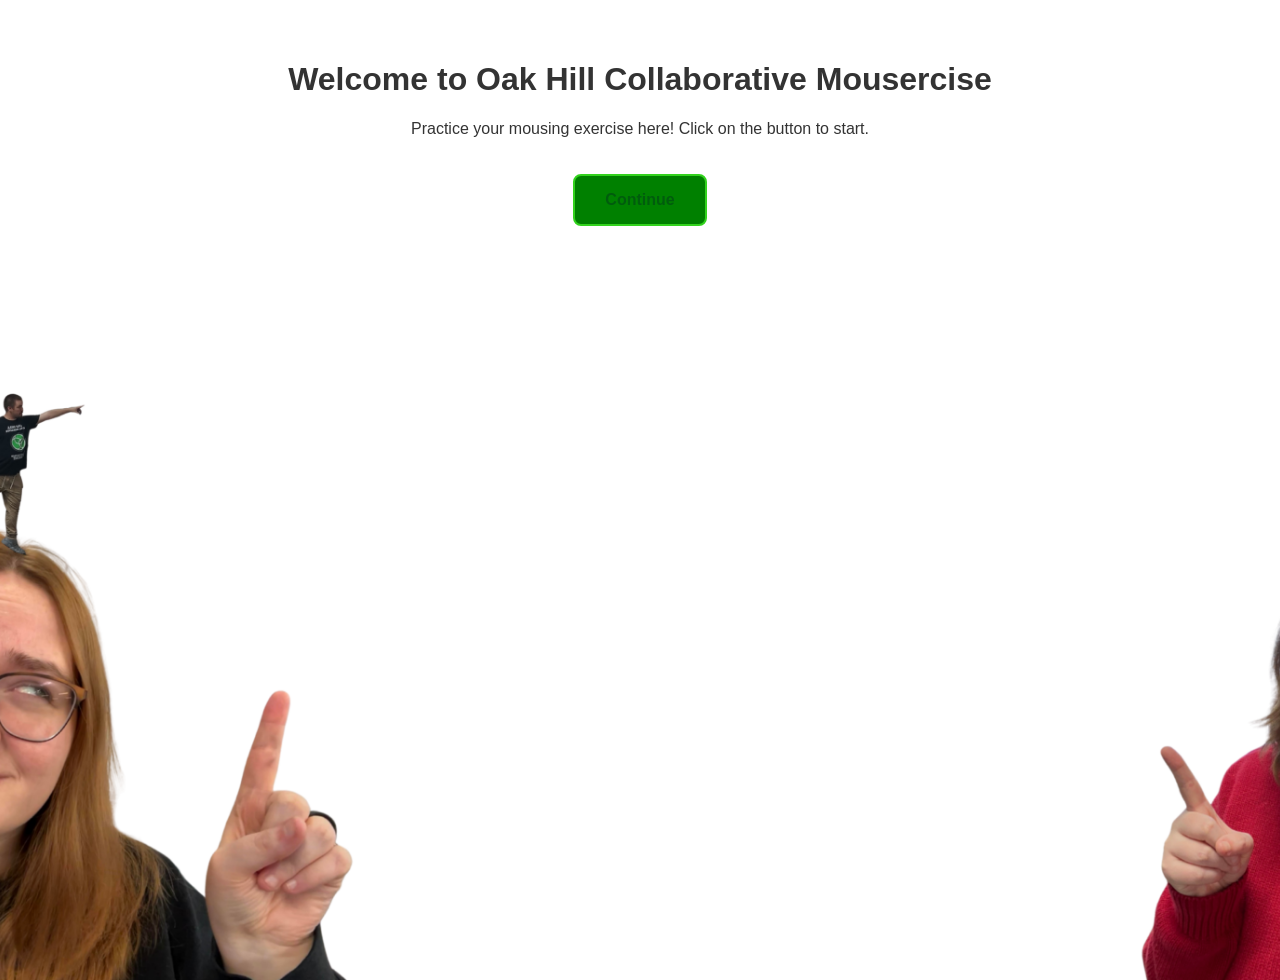
<file: index.html>
<!DOCTYPE html>
<html lang="en">
<head>
    <meta charset="UTF-8">
    <title>OHC Mousercise</title>
    <link rel="stylesheet" href="style.css">
</head>
<body class="home-page">
        <h1>Welcome to Oak Hill Collaborative Mousercise</h1>
    <p>Practice your mousing exercise here! Click on the button to start.</p>
    <a href="premouse.html" class="nav-button">Continue</a>
</body>
</html>
</file>
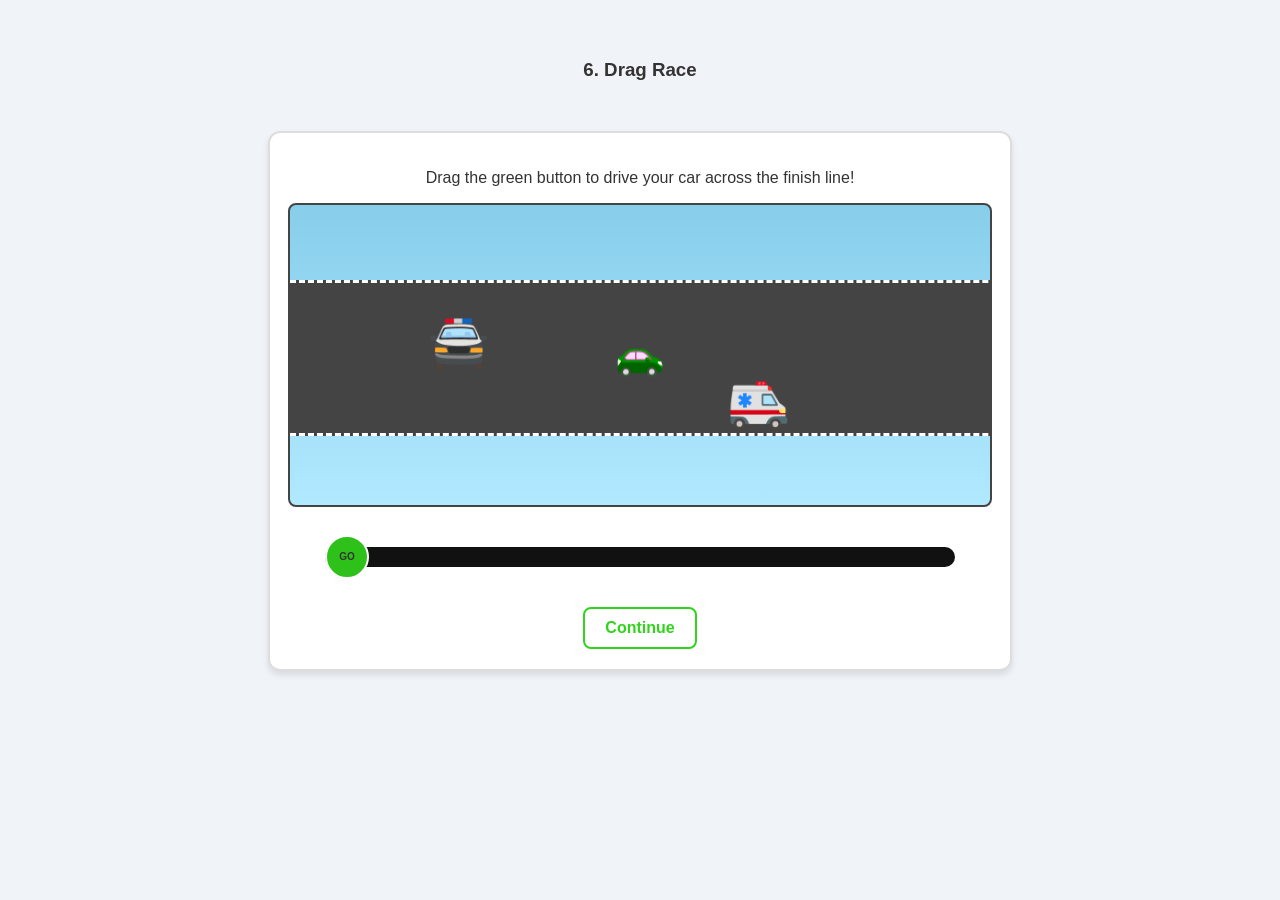
<file: carscroll.html>
<!DOCTYPE html>
<html lang="en">
<head>
    <meta charset="UTF-8">
    <title>OHC Mousercise: Drag Race</title>

</head>
<body>

    <h3>6. Drag Race</h3>

   <div class="exercise-grid">
        
        <div class="card">
            <p>Drag the green button to drive your car across the finish line!</p>
            
            <div class="game-viewport">
                <div id="road">
                    <div class="car-npc" style="right: 1000px; top: 1px;">🏎️</div>
                    <div class="car-npc" style="right: 2500px; top: 90px;">🚑</div>
                    <div class="car-npc" style="right: 2800px; top: 30px;">🚔</div>
                    <div class="car-npc" style="right: 1500px; top: 80px;">🏎️</div>
                    <div class="finish-line"></div>
                </div>
                <div class="car">‍🚗</div>
            </div>

            <div class="track" id="track">
                <div id="handle">GO</div>
            </div>

            <a href="rotate.html" class="nav-button">Continue</a>
        </div>

    </div>



    <style>
        body {
            font-family: sans-serif;
            background-color: #f0f4f8;
            color: #333;
            text-align: center;
            padding: 40px;
            margin: 0;
        }

        
        .exercise-grid {
            display: flex;
            justify-content: center;
            gap: 20px;
            flex-wrap: wrap;
            margin-top: 30px;
        }
        .card {
            background: white;
            border: 2px solid #ddd;
            border-radius: 12px;
            padding: 20px;   
            width: 700px; 
            margin: 20px 0;
            box-shadow: 0 4px 6px rgba(0,0,0,0.1);
            display: flex;
            flex-direction: column;
            align-items: center;
        }
        .nav-button {
            display: inline-block;
            color: hsl(113, 76%, 47%);
            font-weight: bold;
            padding: 10px 20px;
            text-decoration: none;
            transition: all 0.2s ease-in-out;
            border: 2px solid hsl(113, 76%, 47%);
            border-radius: 8px;
            margin-top: 20px;
            background: white;
        }

        /* CAR EXERCISE ADJUSTMENTS */
        .game-viewport {
            position: relative;
            width: 100%;
            height: 300px;
            background: linear-gradient(#87ceeb, #b1e9ff);
            overflow: hidden;
            border-radius: 8px;
            border: 2px solid #444;
        }

        #road {
            position: absolute;
            height: 150px;
            width: 3000px; 
            background: #444;
            border-top: 3px dashed white;
            border-bottom: 3px dashed white;
            top: 50%;
            margin-top: -75px;
            display: flex;
            align-items: center;
            justify-content: flex-end;
            will-change: transform;
        }

        .car {
            position: absolute;
            left: 50%;
            top: 50%;
            font-size: 40px; 
            transform: translate(-50%, -50%) scaleX(-1);
            z-index: 10;
            filter: hue-rotate(100deg) brightness(1.1) saturate(1.3);
    
        }

        .car-npc {
        position: absolute;
        font-size: 50px;
        transform: scaleX(-1); 
        pointer-events: none; 
}

        .finish-line {
            width: 60px;
            height: 100%;
            background: repeating-conic-gradient(#fff 0 25%, #000 0 50%) 0 0/10px 10px;
        }

        .track {
            width: 90%;
            height: 20px;
            background: #111;
            border-radius: 10px;
            position: relative;
            margin-top: 40px; 
            margin-bottom: 20px;
        }

        #handle {
            width: 40px;
            height: 40px;
            background: hsl(113, 76%, 43%);
            border: 2px solid #fff;
            border-radius: 50%;
            position: absolute;
            top: -12px;
            left: 0;
            cursor: grab;
            display: flex;
            align-items: center;
            justify-content: center;
            font-weight: bold;
            font-size: 10px;
            user-select: none;
        }

        #progress-text { font-size: 14px; font-weight: bold; margin-top: 15px; }
    </style>


   <script>
    const handle = document.getElementById('handle');
    const track = document.getElementById('track');
    const road = document.getElementById('road');
    const progressText = document.getElementById('progress-text');

    let isDragging = false;
    let isFinished = false; 

    const moveRoad = (clientX) => {
        if (isFinished) return;

        const trackRect = track.getBoundingClientRect();
        const maxX = trackRect.width - handle.offsetWidth;
        
        let x = clientX - trackRect.left - (handle.offsetWidth / 2);
        if (x < 0) x = 0;
        if (x > maxX) x = maxX;

        handle.style.left = x + 'px';
        const percent = x / maxX;

        const roadWidth = road.offsetWidth;
        const viewportCenter = trackRect.width / 2; 
        
        const totalTravel = roadWidth - viewportCenter;
        const currentTranslate = -(percent * totalTravel);
        
        road.style.transform = `translateX(${currentTranslate}px)`;

        const displayPercent = Math.floor(percent * 100);
        
        if (displayPercent >= 99) {
            isFinished = true; 
            isDragging = false; 
            handle.style.cursor = "default"; 
            handle.style.left = maxX + 'px'; 
            
            progressText.innerText = "FINISH! 🏁";
            progressText.style.color = "green";
        } else {
            progressText.innerText = `DISTANCE: ${displayPercent}%`;
            progressText.style.color = "#333";
        }
    };

    handle.addEventListener('mousedown', () => {
        if (!isFinished) isDragging = true;
    });

    window.addEventListener('mouseup', () => isDragging = false);
    
    window.addEventListener('mousemove', (e) => {
        if (isDragging) moveRoad(e.clientX);
    });

    window.onload = () => {
        road.style.transform = `translateX(0px)`;
    };
</script>
</body>
</html>
</file>
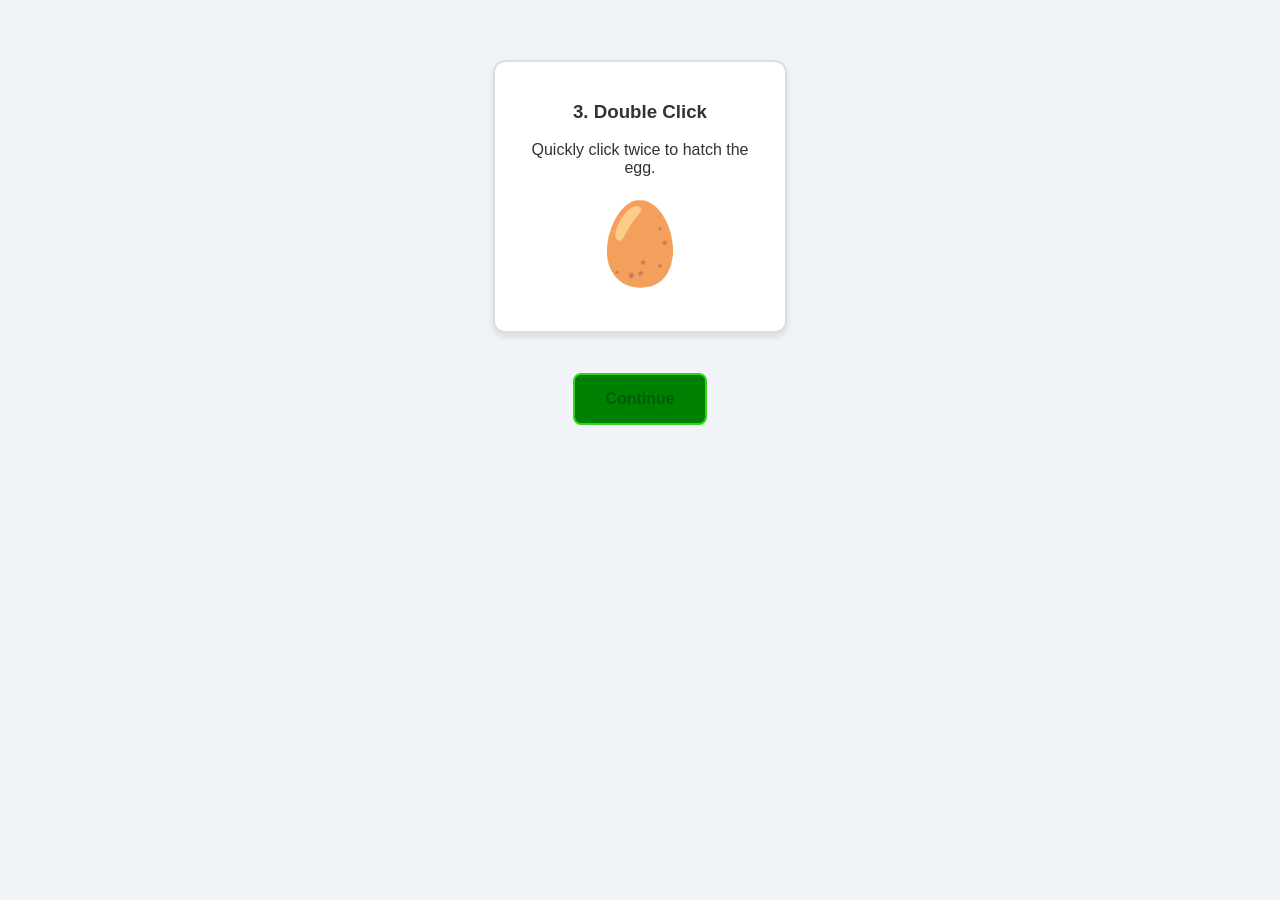
<file: dclick.html>
<!DOCTYPE html>
<html lang="en">
<head>
    <meta charset="UTF-8">
    <title>OHC Mousercise: Double Click</title>
    <link rel="stylesheet" href="style.css">
</head>
<body>
    <div class="card">
        <h3>3. Double Click</h3>
        <p>Quickly click twice to hatch the egg.</p>
        <div id="egg" ondblclick="hatch()">🥚</div>
    </div>
    <script src="script.js"></script>
</body>

        <a href="scatter.html" class="nav-button">Continue</a>

    <script src="script.js"></script>
</body>
</html>
</file>
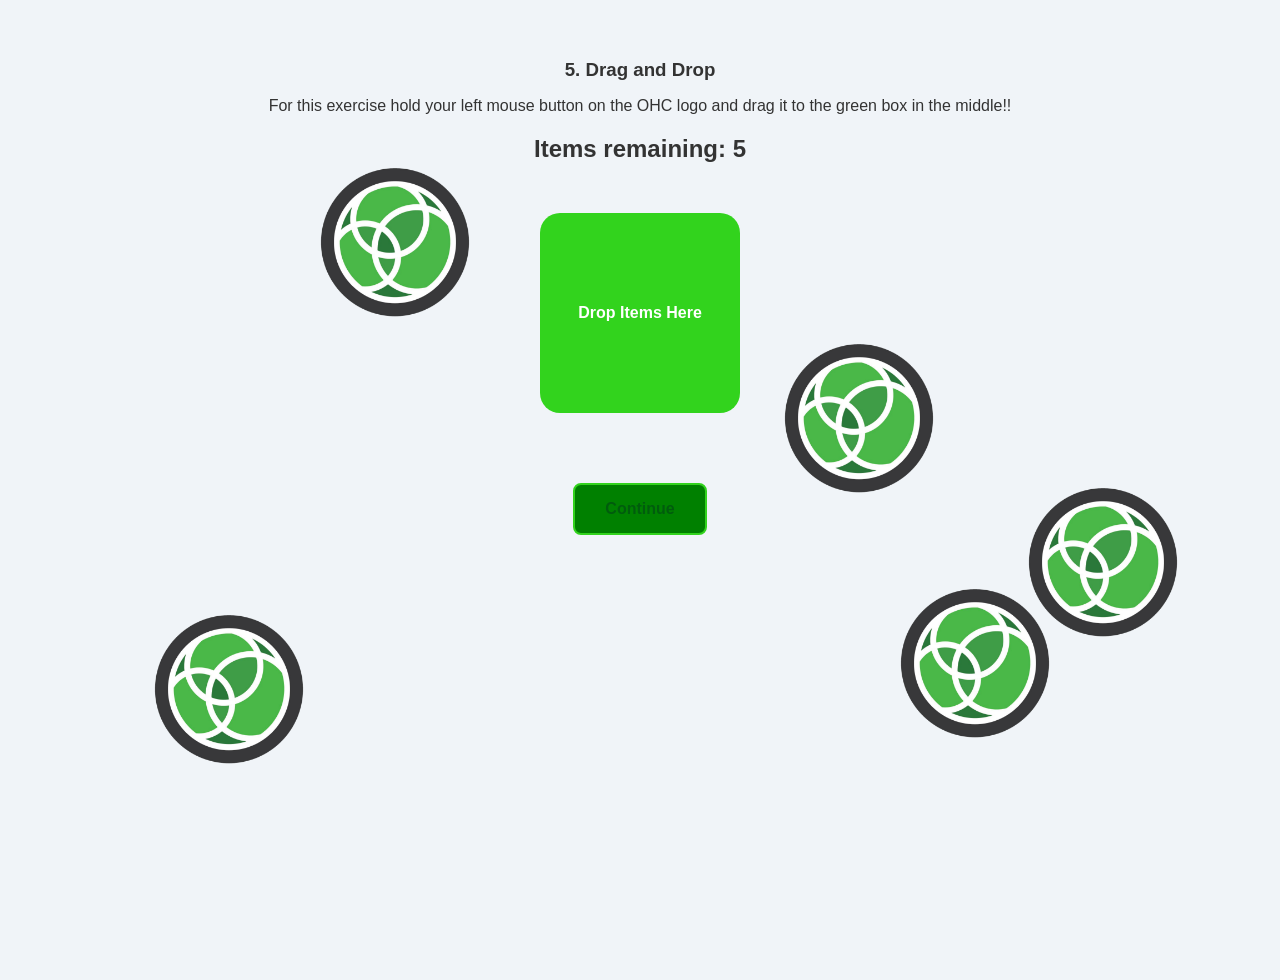
<file: drag.html>
<!DOCTYPE html>
<html lang="en">
<head>
    <meta charset="UTF-8">
    <title>OHC Mousercise: Drag and Drop</title>
    <link rel="stylesheet" href="style.css">
</head>
<body class="drag-page">
    <div class="exercise-info">
        <h3>5. Drag and Drop</h3>
        <p>For this exercise hold your left mouse button on the OHC logo and drag it to the green box in the middle!!</p>
        <h2 id="items-left">Items remaining: 5</h2>
    </div>

    <div id="drop-zone">Drop Items Here</div>

    <div class="clutter-item" draggable="true" id="item1" style="top: 17%; left: 25%;"><img src ='JUST LOGO.png' class="custom-emoji"></div>
    <div class="clutter-item" draggable="true" id="item2" style="top: 35%; right: 27%;"><img src ='JUST LOGO.png' class="custom-emoji"></div>
    <div class="clutter-item" draggable="true" id="item3" style="bottom: 22%; left: 12%;"><img src ='JUST LOGO.png' class="custom-emoji"></div>
    <div class="clutter-item" draggable="true" id="item4" style="bottom: 35%; right: 8%;"><img src ='JUST LOGO.png' class="custom-emoji"></div>
        <div class="clutter-item" draggable="true" id="item5" style="top: 60%; right: 18%;"><img src ='JUST LOGO.png' class="custom-emoji"></div>

    <a href="carscroll.html" class="nav-button">Continue</a>


    <script src="script.js"></script>
</body>
</html>
</file>
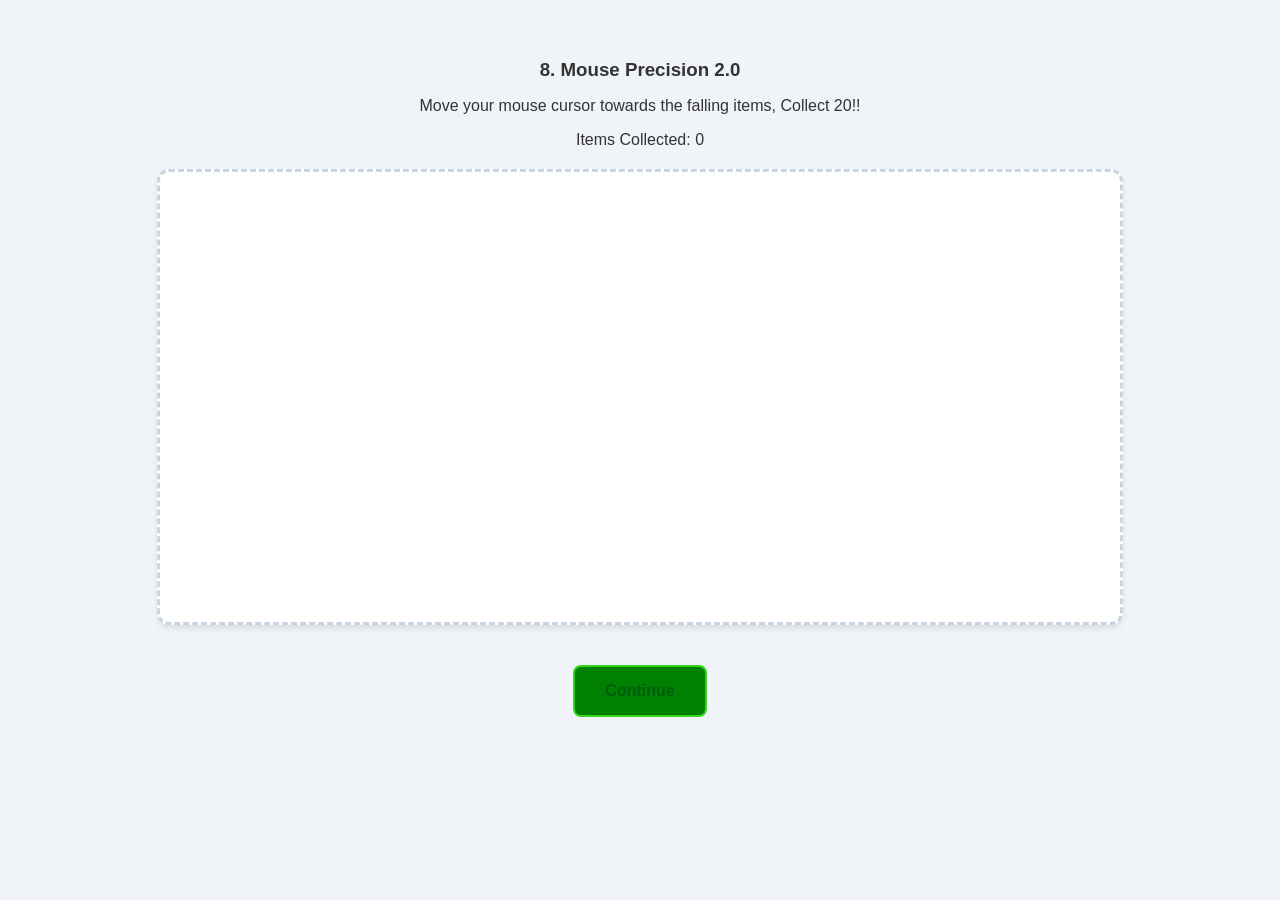
<file: falling.html>
<!DOCTYPE html>
<html lang="en">
<head>
    <meta charset="UTF-8">
    <title>OHC Mousercise: Mouse Precision 2.0</title>
    <link rel="stylesheet" href="style.css">
</head>
<body>

    <div class="exercise-info">
        <h3>8. Mouse Precision 2.0</h3>
        <p>Move your mouse cursor towards the falling items, Collect 20!!</p>
        <p id="stats-display">Items Collected: 0</p>
    </div>

    <div id="game-box"></div>

    <div class="navigation">
        <a href="practical1.html" class="nav-button">Continue</a>
    </div>

    <script src="script.js"></script>
</body>
</html>
</file>
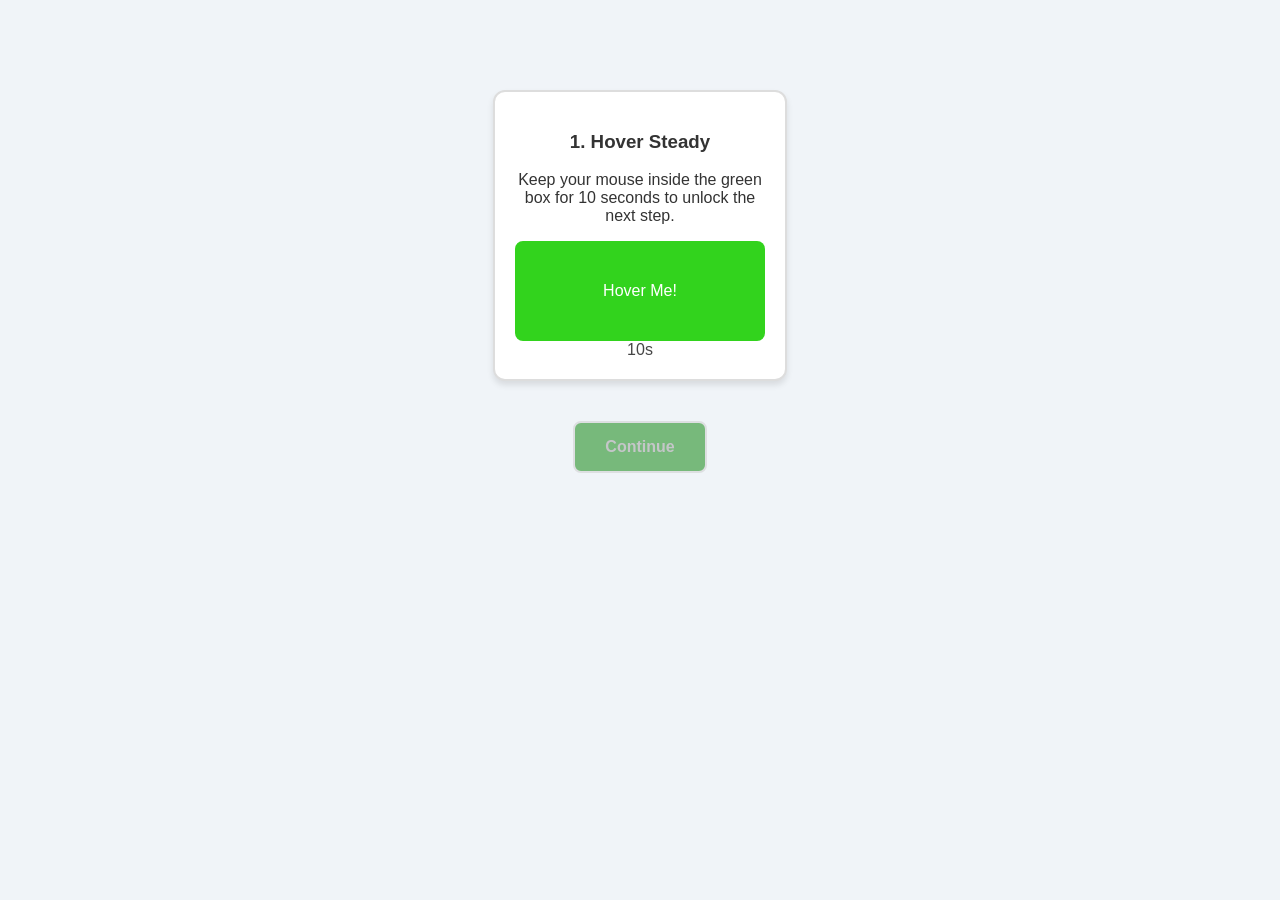
<file: hover.html>
<!DOCTYPE html>
<html lang="en">
<head>
    <meta charset="UTF-8">
    <title>OHC Mousercise: Hover</title>
    <link rel="stylesheet" href="style.css">
</head>
<body>
    <div class="exercise-grid">
        <div class="card">
            <h3>1. Hover Steady</h3>
            <p>Keep your mouse inside the green box for 10 seconds to unlock the next step.</p>
            <div class="hover-box">Hover Me!</div>
            <div id="timer-display" class="timer-off">10s</div>
        </div>
    </div>
    <a href="press.html" class="nav-button">Continue</a>
    <script src="script.js"></script>
</body>
    </html>
</file>
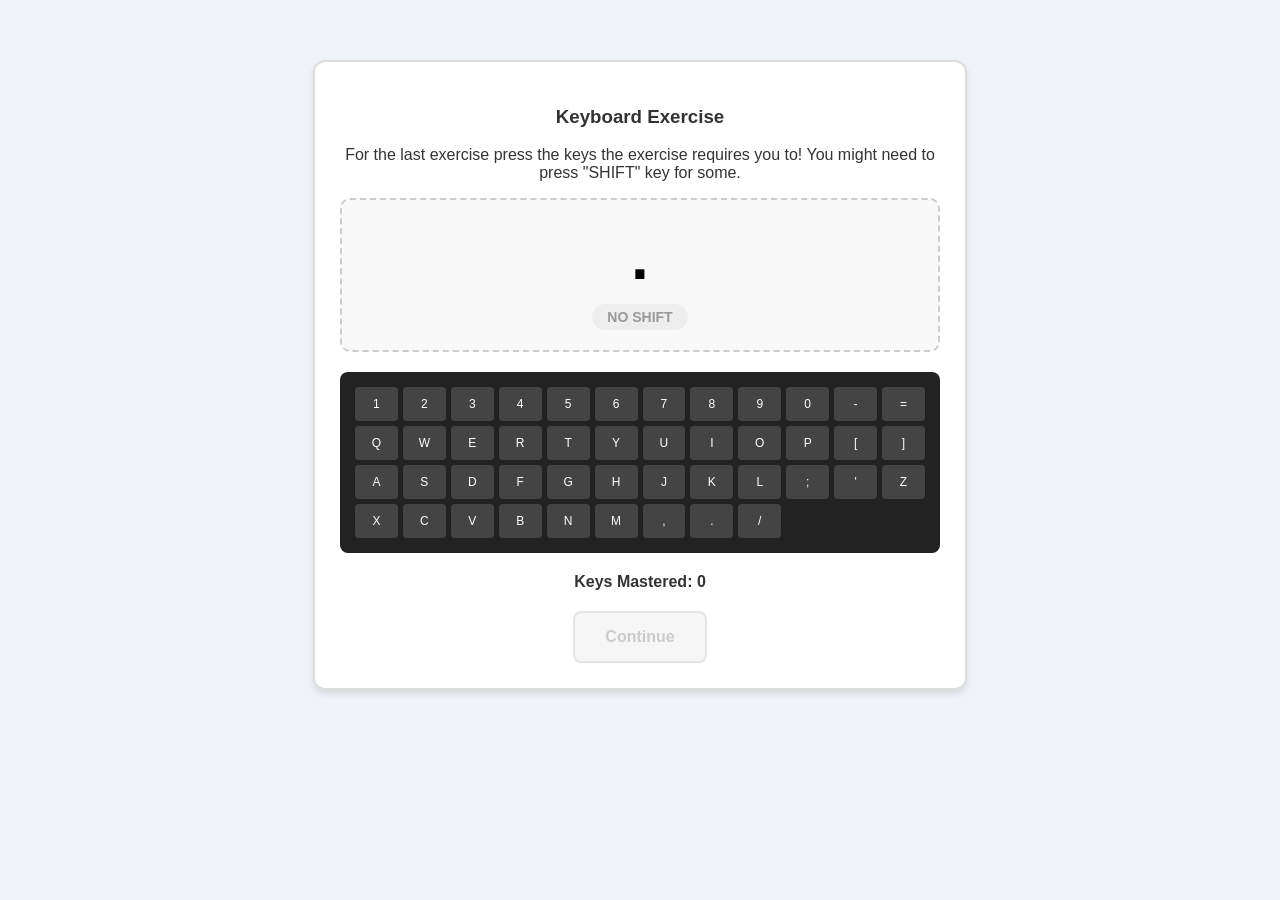
<file: keyboard.html>
<!DOCTYPE html>
<html lang="en">
<head>
    <meta charset="UTF-8">
    <title>OHC Mousercise: Keyboard Practice</title>
    <style>
        body {
            font-family: sans-serif;
            background-color: #f0f4f8;
            color: #333;
            text-align: center;
            padding: 40px;
            margin: 0;
        }
        .card {
            background: white;
            border: 2px solid #ddd;
            border-radius: 12px;
            padding: 25px;   
            width: 600px; 
            margin: 20px auto;
            box-shadow: 0 4px 6px rgba(0,0,0,0.1);
        }

        #target-container {
            background: #f9f9f9;
            padding: 20px;
            border-radius: 10px;
            margin-bottom: 20px;
            border: 2px dashed #ccc;
        }

        #target-key-display {
            font-size: 4rem;
            color: hsl(0, 0%, 0%);
            font-weight: bold;
            display: block;
        }

        .shift-badge {
            display: inline-block;
            padding: 5px 15px;
            background: #eee;
            border-radius: 20px;
            font-size: 14px;
            font-weight: bold;
            color: #999;
            margin-top: 10px;
            transition: all 0.3s;
        }

        .shift-badge.active {
            background: #447cff;
            color: white;
            box-shadow: 0 0 10px rgba(255, 68, 68, 0.5);
        }

        .keyboard-grid {
            display: grid;
            grid-template-columns: repeat(12, 1fr);
            gap: 5px;
            background: #222;
            padding: 15px;
            border-radius: 8px;
        }

        .key {
            background: #444;
            color: white;
            padding: 10px 0;
            border-radius: 4px;
            font-size: 12px;
            transition: 0.1s;
        }

        .key.target-hint {
            background: hsl(0, 0%, 0%);
            color: #222;
        }

        .key.pressed {
            background: hsl(0, 0%, 0%);
            transform: scale(0.9);
        }

        .nav-button {
         display: inline-block;
        color: hsl(113, 76%, 47%);
        font-family: sans-serif;
        font-weight: bold;
        padding: 15px 30px;
        text-decoration: none;
        transition: all 0.2s ease-in-out;
        border: 2px solid hsl(113, 76%, 47%);
        border-radius: 8px;
        margin-top: 20px;
        background: white;
        }

        .nav-button.disabled {
        opacity: 0.5;
        cursor: not-allowed;
        background-color: #eee;
        border-color: #ccc;
        color: #999;
        pointer-events: none; 
        }

        .score-box { margin-top: 20px; font-weight: bold; }
    </style>
</head>
<body>

    <div class="card">
        <h3>Keyboard Exercise</h3>
        <p>For the last exercise press the keys the exercise requires you to! You might need to press "SHIFT" key for some. </p>

        <div id="target-container">
            <span id="target-key-display">?</span>
            <div id="shift-indicator" class="shift-badge">SHIFT REQUIRED</div>
        </div>

        <div class="keyboard-grid" id="kb-grid">
            </div>

        <div class="score-box">Keys Mastered: <span id="score">0</span></div>
    <a href="congrats.html" id="continue-btn" class="nav-button disabled">Continue</a>    </div>

    <script>
        // Array of objects defining character and if Shift is needed
        const keyPool = [
            {char: 'A', shift: true}, {char: 'B', shift: true}, {char: '!', shift: true},
            {char: '@', shift: true}, {char: '#', shift: true}, {char: '$', shift: true},
            {char: '%', shift: true}, {char: '^', shift: true}, {char: '&', shift: true},
            {char: '*', shift: true}, {char: '(', shift: true}, {char: ')', shift: true},
            {char: '?', shift: true}, {char: ':', shift: true}, {char: '"', shift: true},
            {char: '1', shift: false}, {char: '2', shift: false}, {char: '3', shift: false},
            {char: 'p', shift: false}, {char: 's', shift: false}, {char: 'm', shift: false},
            {char: '[', shift: false}, {char: ']', shift: false}, {char: ';', shift: false},
            {char: ',', shift: false}, {char: '.', shift: false}, {char: '/', shift: false}
        ];

        let currentTarget = {};
        let score = 0;

        const display = document.getElementById('target-key-display');
        const shiftInd = document.getElementById('shift-indicator');
        const scoreDisplay = document.getElementById('score');

        function pickNextKey() {
            currentTarget = keyPool[Math.floor(Math.random() * keyPool.length)];
            display.innerText = currentTarget.char;
            
            if (currentTarget.shift) {
                shiftInd.classList.add('active');
                shiftInd.innerText = "SHIFT + KEY";
            } else {
                shiftInd.classList.remove('active');
                shiftInd.innerText = "NO SHIFT";
            }
        }

       const continueBtn = document.getElementById('continue-btn');
const GOAL_SCORE = 20;

window.addEventListener('keydown', (e) => {
    if (e.key === currentTarget.char) {
        score++;
        scoreDisplay.innerText = score;
        display.style.color = "green";

        if (score >= GOAL_SCORE) {
            continueBtn.classList.remove('disabled');
            continueBtn.style.color = "white";
            continueBtn.style.backgroundColor = "hsl(113, 76%, 47%)";
            continueBtn.innerText = "Challenge Complete! Click to Continue";
        }
        
        setTimeout(() => {
            display.style.color = "hsl(0, 0%, 0%)";
            pickNextKey();
        }, 150);
    } else {
        if (e.key !== 'Shift') {
            display.style.color = "red";
            setTimeout(() => display.style.color = "hsl(0, 0%, 0%)", 200);
        }
    }
});

      
        const grid = document.getElementById('kb-grid');
        const labels = "1234567890-=QWERTYUIOP[]ASDFGHJKL;'ZXCVBNM,./".split("");
        labels.forEach(l => {
            const d = document.createElement('div');
            d.className = 'key';
            d.innerText = l;
            grid.appendChild(d);
        });

        pickNextKey();
    </script>
</body>
</html>
</file>
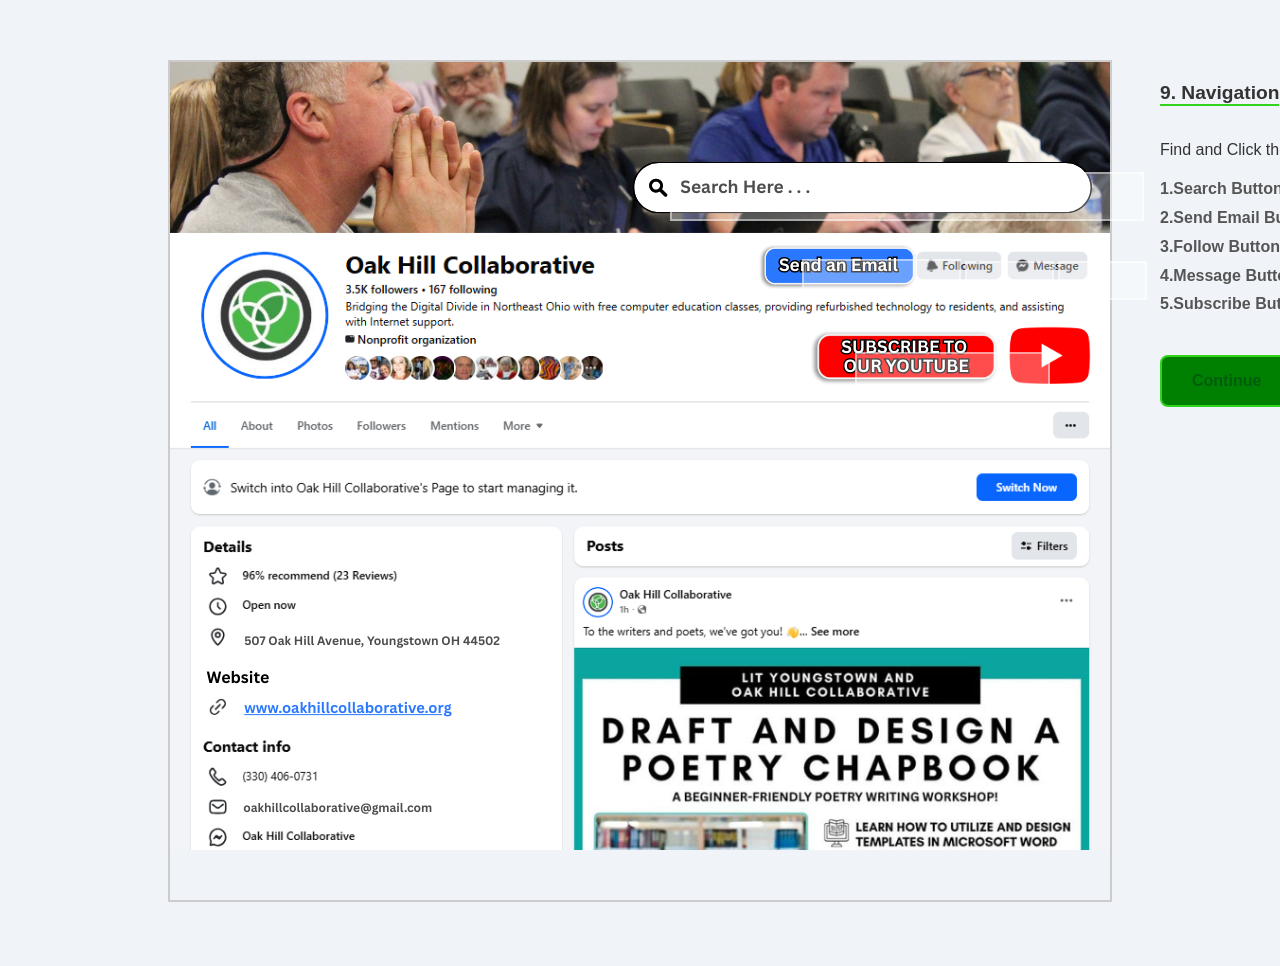
<file: practical1.html>
<!DOCTYPE html>
<html lang="en">
<head>
    <meta charset="UTF-8">
    <meta name="viewport" content="width=device-width, initial-scale=1.0">
    <title>OHC Mousercise</title>
    <link rel="stylesheet" href="style.css">
</head>
<body>
       
    <div class="exercise-container">
        <div class="floating-instructions">
        <h3>9. Navigation</h3>
        <p>Find and Click the:</p>
        <ul>
            <li>1.Search Button</li>
            <li>2.Send Email Button</li>
            <li>3.Follow Button</li>
            <li>4.Message Button</li>
            <li>5.Subscribe Button</li>
            
        </ul>
        <a href="keyboard.html" class="nav-button">Continue</a>
    </div>
        <img src="Facebook Image.png" alt="Facebook Exercise" class="bg-image">

        <div class="hotspot email" data-label="Send an Email"></div>
        <div class="hotspot subscribe" data-label="Following"></div>
        <div class="hotspot message" data-label="Message"></div>
        <div class="hotspot youtube" data-label="YouTube Subscribe"></div>
                <div class="hotspot search" data-label="Search"></div>

    </div>

    <script src="script.js"></script>
</body>
</html>
</file>
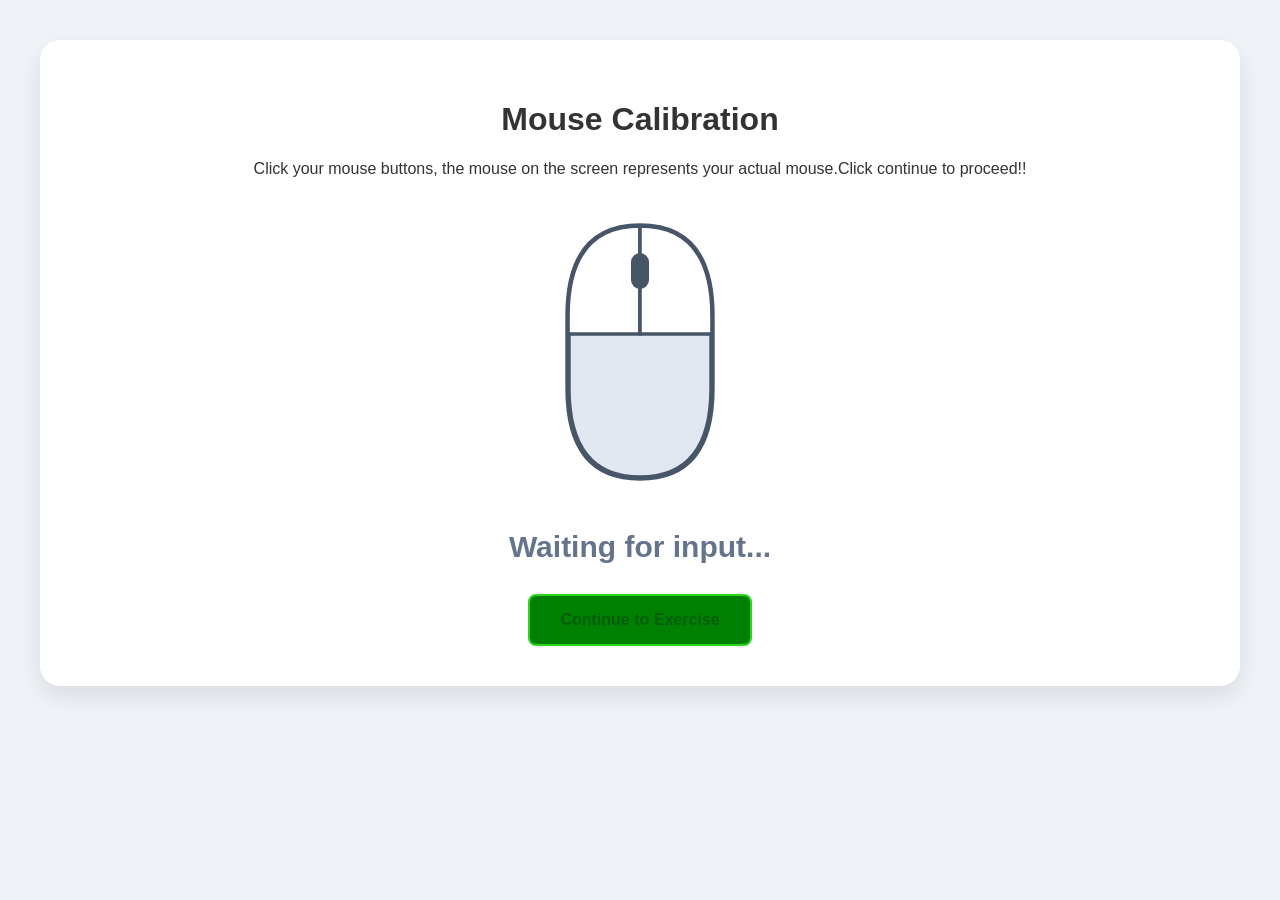
<file: premouse.html>
<!DOCTYPE html>
<html lang="en">
<head>
    <meta charset="UTF-8">
    <title>OHC Mousercise: Mouse Calibration</title>
    <link rel="stylesheet" href="style.css">
</head>
<body>

    <div class="test-container">
        <h1>Mouse Calibration</h1>
        <p>Click your mouse buttons, the mouse on the screen represents your actual mouse.Click continue to proceed!!</p>

        <div class="mouse-display">
            <svg id="virtual-mouse" viewBox="0 0 100 160" width="180">
                <path d="M10,60 Q10,10 50,10 Q90,10 90,60 L90,100 Q90,150 50,150 Q10,150 10,100 Z" fill="#e2e8f0" stroke="#475569" stroke-width="3"/>
                <path id="left-btn" d="M10,60 Q10,10 50,10 L50,70 L10,70 Z" fill="white" stroke="#475569" stroke-width="2"/>
                <path id="right-btn" d="M90,60 Q90,10 50,10 L50,70 L90,70 Z" fill="white" stroke="#475569" stroke-width="2"/>
                <rect id="wheel" x="45" y="25" width="10" height="20" rx="5" fill="#475569" />
            </svg>
        </div>

        <div id="status-text">Waiting for input...</div>
        
       <div class="navigation">
            <a href="hover.html" class="nav-button">Continue to Exercise</a>
        </div>
    </div>

    <script src="script.js"></script>
</body>
</html>
</file>
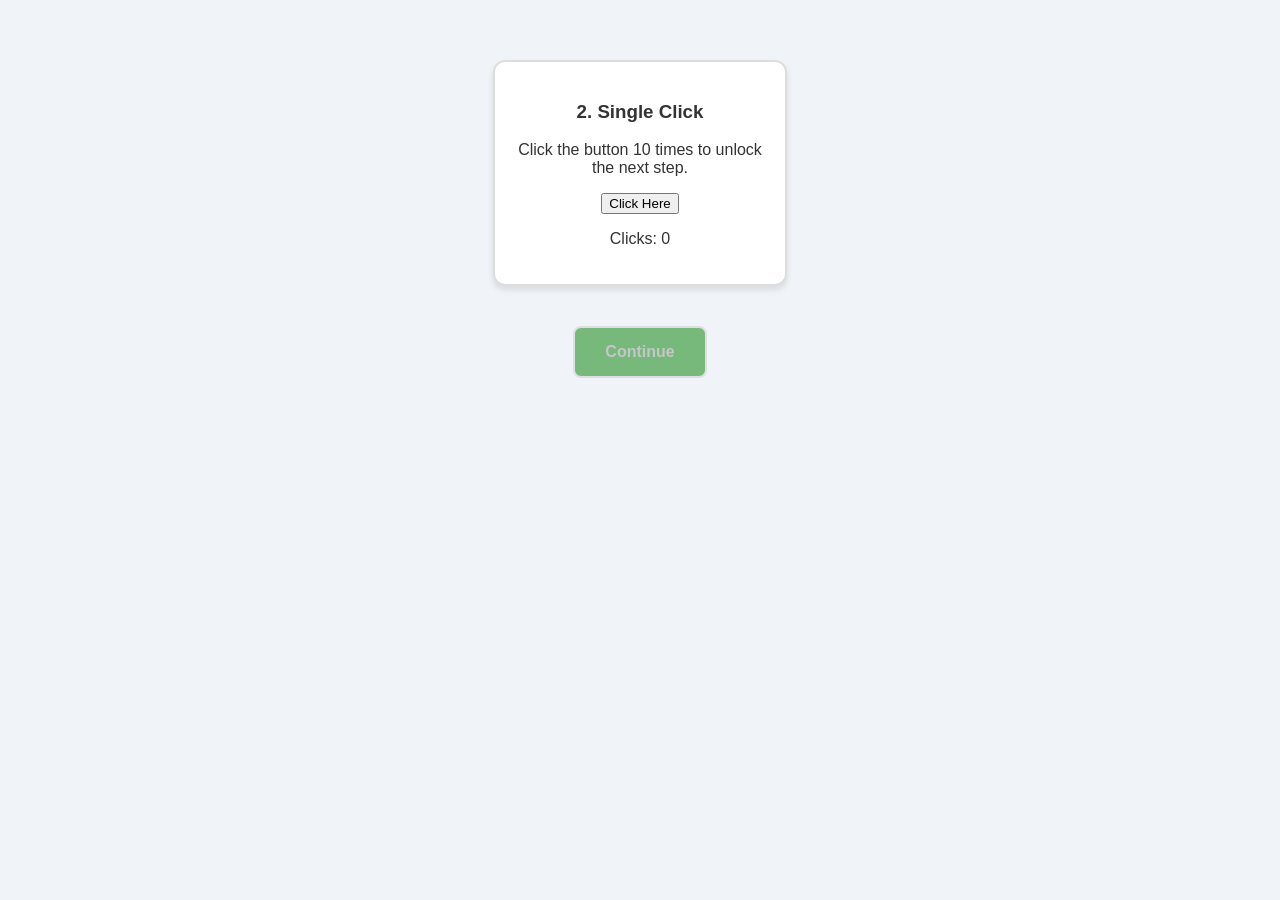
<file: press.html>
<!DOCTYPE html>
<html lang="en">
<head>
    <meta charset="UTF-8">
    <title>OHC Mousercise: Click</title>
    <link rel="stylesheet" href="style.css">
</head>
<body>
   <div class="card">
    <h3>2. Single Click</h3>
    <p>Click the button 10 times to unlock the next step.</p>
    <button onclick="countClick()">Click Here</button>
    <p id="click-count">Clicks: 0</p>
</div>

<a href="dclick.html" id="press-continue" class="nav-button disabled">Continue</a>

<script src="script.js"></script>
</body>
</html>
</file>
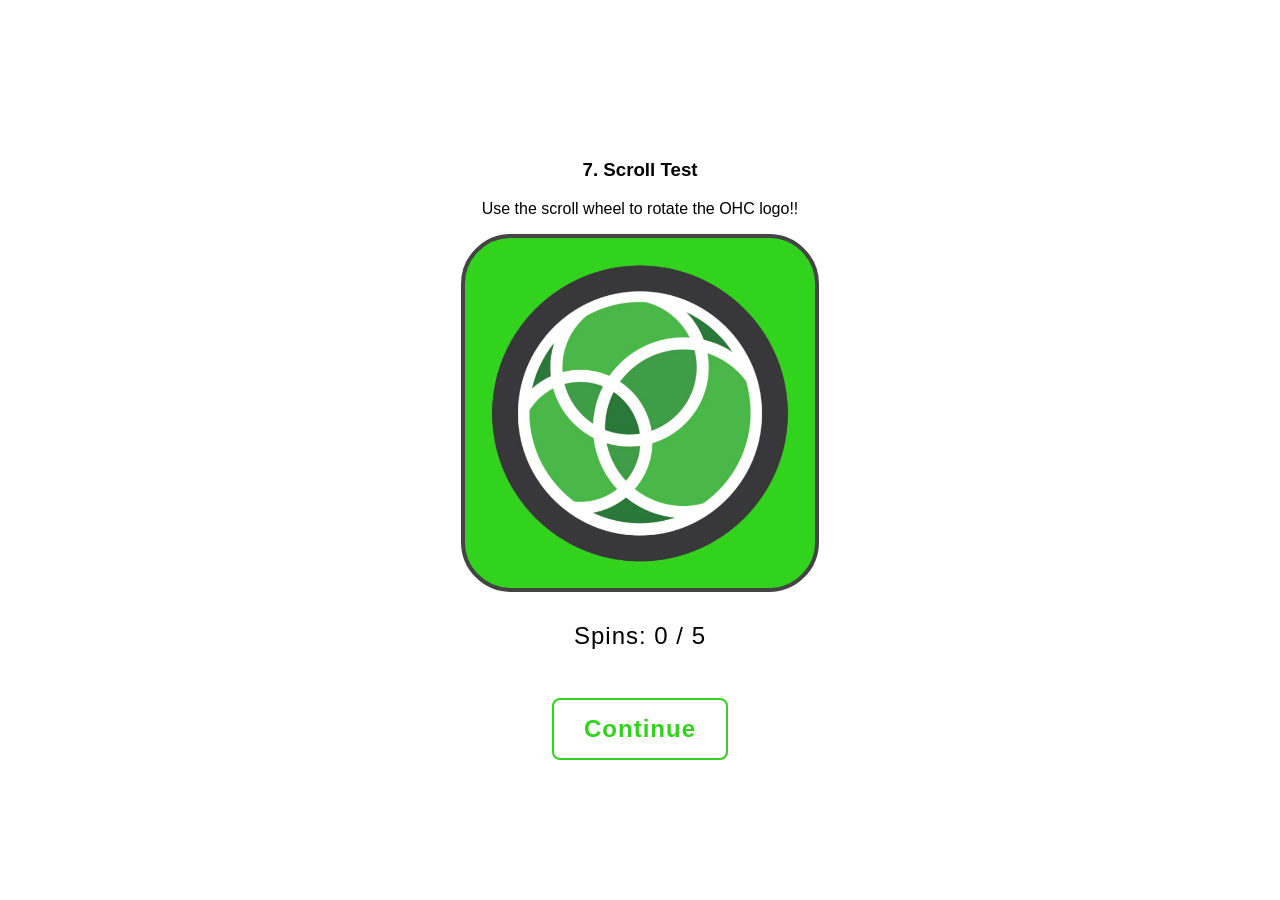
<file: rotate.html>
<!DOCTYPE html>
<html lang="en">
<head>
    <meta charset="UTF-8">
    <title>OHC Mousercise: Scrolling</title>
    <link rel="stylesheet" href="rotate.css">
</head>
<body>

    <div id="exercise-grid">
        <h3>7. Scroll Test</h3>
        <p>Use the scroll wheel to rotate the OHC logo!!</p>
        <div id="cd-player">
            <img src="JUST LOGO.png" id="cd-image" alt="CD">
        </div>
        
        <div id="status-text">
        Spins: <span id="count">0</span> / 5
    <br></br>
    <a href="falling.html" class="nav-button">Continue</a>

    <script src="script.js"></script>
</body>
</html>
</file>
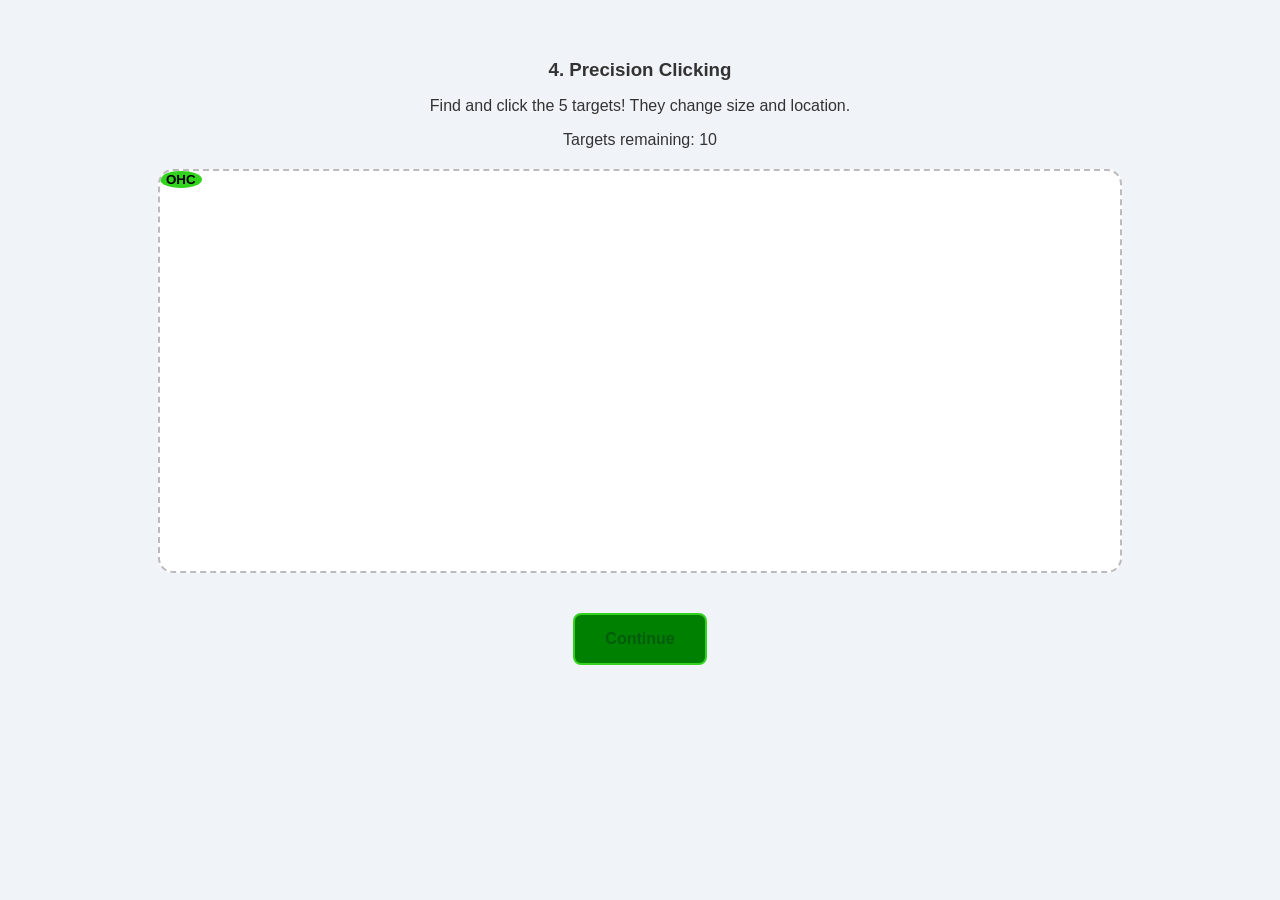
<file: scatter.html>
<!DOCTYPE html>
<html lang="en">
<head>
    <meta charset="UTF-8">
    <title>OHC Mousercise: Target</title>
    <link rel="stylesheet" href="style.css">
</head>
<body>
    <div class="exercise-info">
        <h3>4. Precision Clicking</h3>
        <p>Find and click the 5 targets! They change size and location.</p>
        <p id="targets-left">Targets remaining: 10</p>
    </div>

    <div id="game-container">
        <button id="scatter-target" onclick="handleScatterClick()">OHC</button>
    </div>
    <a href="drag.html" class="nav-button">Continue</a>

    <script src="script.js"></script>
</body>
</html>
</file>
<file: style.css>
body {
    font-family: sans-serif;
    background-color: #f0f4f8;
    color: #333;
    text-align: center;
    padding: 40px;
    margin: 0;
}
body.home-page {
    
    background-image: url('background.png');
    background-size: cover;    
  
   background-position: center;  
   
    
   
    min-height: 100vh;          
    margin: 0;       
        
}

.nav-button {
    display: inline-block;
    color: #005C0D;
    font-family: sans-serif;
    font-weight: bold;
    padding: 15px 30px;
    text-decoration: none;
    transition: all 0.2s ease-in-out;
    border: 2px solid hsl(113, 76%, 47%);
    border-radius: 8px;
    margin-top: 20px;
    background: green;
}

.nav-button.disabled {
    color: #999;
    border-color: #ccc;
    cursor: not-allowed;
    pointer-events: none;
    opacity: 0.5;
}

.exercise-grid {
    display: flex;
    justify-content: center;
    gap: 20px;
    flex-wrap: wrap;
    margin-top: 30px;
}

.card {
    background: white;
    border: 2px solid #ddd;
    border-radius: 12px;
    padding: 20px;   
    width: 250px;
    margin: 20px auto;
    box-shadow: 0 4px 6px rgba(0,0,0,0.1);
}

.timer-active {
    color: #e74c3c !important; 
    transform: scale(0.9);
}

.timer-off {
    opacity: 0.9;
}

.hover-box {
    background-color: hsl(113, 76%, 47%);
    color: white;
    height: 100px;
    display: flex;
    align-items: center;
    justify-content: center;
    transition: background-color 0.3s;
    border-radius: 8px;
    cursor: default;
    margin-top: 15px;
}

.hover-box.unlocked {
    background-color: hsl(113, 76%, 47%);
}

#game-container {
    position: relative; 
    width: 80%;
    height: 400px;
    margin: 20px auto;
    background: white;
    border: 2px dashed #bbb;
    border-radius: 15px;
    overflow: hidden; 
}

#scatter-target {
    position: absolute; 
    background-color: hsl(113, 76%, 47%);
    color: rgb(0, 0, 0);
    border: none;
    border-radius: 50%;
    cursor: pointer;
    font-weight: bold;
    display: flex;
    align-items: center;
    justify-content: center;
    transition: all 0.2s ease;
}


.drag-page {
    position: relative;
    height: 100vh; 
 
}

#drop-zone {
    width: 200px;
    height: 200px;
    border: 4px hsl(113, 76%, 47%);
    background: hsl(113, 76%, 47%);
    margin: 50px auto; 
    display: flex;
    align-items: center;
    justify-content: center;
    border-radius: 20px;
    font-weight: bold;
    color: #ffffff;
    transition: background 0.3s;
}

#drop-zone.hover {
    background: #e3f2fd;
    border-color: hsl(113, 76%, 43%);
}

.custom-emoji {
    height: 150px;       
    width: auto;
    pointer-events: none; 
    user-select: none;   
}

.clutter-item {
    cursor: grab;         
    display: flex;
    align-items: center;
    justify-content: center;
    position: absolute;   
}

.clutter-item:active {
    cursor: grabbing;     
}


#egg {
    font-size: 80px;
    cursor: pointer;
    user-select: none;
    margin: 20px;
}


.exercise-info h3 {
    color: #333;
    margin-bottom: 5px;
}

#game-box {
    position: relative; 
    width: 80%;
    height: 450px;
    margin: 20px auto;
    background: #ffffff;
    border: 3px dashed #cbd5e1;
    border-radius: 12px;
    overflow: hidden; 
    box-shadow: 0 4px 6px -1px rgb(0 0 0 / 0.1);
}

.item {
    position: absolute;
    width: 50px;
    height: 50px;
    background-color: hsl(113, 76%, 43%);
    border-radius: 50%;
    cursor: crosshair;
    display: flex;
    align-items: center;
    justify-content: center;
    color: white;
    font-size: 8px;
    font-weight: bold;
    transition: transform 0.2s, opacity 0.2s;
}

.item.pop {
    transform: scale(1.5);
    opacity: 0;
}

#continue-btn {
    display: none; 
}


.test-container {
    text-align: center;
    background: white;
    padding: 40px;
    border-radius: 20px;
    box-shadow: 0 10px 25px rgba(0,0,0,0.1);
}

.mouse-display {
    margin: 30px 0;
}

#left-btn.active, #right-btn.active {
    fill: hsl(113, 76%, 43%); 
    transition: fill 0.1s;
}

#wheel.active {
    fill: #3b82f6;
    transform: translateY(2px);
}

#status-text {
    font-size: 30px;
    font-weight: bold;
    color: #64748b;
    margin-bottom: 20px;
    height: 24px;
}

.exercise-container {
    position: relative;
    align-items:center;
    display: inline-block;
    max-width: 100%;
    margin: 20px auto;
    border: 2px solid #ccc;
    padding-bottom: 50px;
}

.floating-instructions {
    position: absolute;
    right: -300px; 
    top: 20px;
    width: 250px;
    text-align: left; 
    pointer-events: none; 
}

.floating-instructions h3 {
    margin-top: 0;
    color: #333;
    font-size: 1.2rem;
    border-bottom: 2px solid hsl(113, 76%, 47%);
    display: inline-block;
}

.floating-instructions ul {
    list-style: none;
    padding: 0;
    line-height: 1.8;
    font-weight: bold;
    color: #555;
}

.bg-image {
    display: block;
    width: 100%;
    height: auto;
    pointer-events: none; 
    user-select: none;
}

.hotspot {
    position: absolute;
    background: rgba(255, 255, 255, 0.3);
    border: 2px solid #ffffff74;
    cursor: pointer;
    z-index: 10;
}

.floating-instructions .nav-button {
    pointer-events: auto; 
    display: inline-block;
    position: relative;
    z-index: 20; 
}

.email     { top: 197px; left: 632px; width: 155px; height: 35px; }
.subscribe { top: 199px; left: 795px; width: 85px;  height: 35px; }
.message   { top: 199px; left: 888px; width: 85px;  height: 35px; }
.youtube   { top: 290px; left: 685px; width: 191px; height: 45px; }
.search    { top: 110px; left: 500px; width: 470px; height: 45px; }
</file>
<file: rotate.css>
html, body {
  font-family: sans-serif;
  margin: 0;
  padding: 40;
  text-align: center;
  width: 100%;
  min-height: 100vh; 
  justify-content: center; 
  align-items: center;    
  background-color: #ffffff;
  overflow-y: auto;
  display:flex;
}

.exercise-grid {
    display:flex;
    justify-content: center;
    gap: 20px;
    flex-wrap: wrap;
    margin-top: 30px;
}

#exercise-container {
  flex-direction: column;
  align-items: center;
  justify-content: center;
  display:flex;
}

#cd-player {
  width: 350px;
  height: 350px;
  background: hsl(113, 76%, 47%);
  border-radius: 50px; 
  display: flex;
  justify-content: center;
  align-items: center;
  border: 4px solid #444;
  display:flex;
}

#cd-image {
  width: 300px;
  height: 300px;
  border-radius: 50%;
  transform-origin: center center; 
}

#status-text {
  margin-top: 30px;
  font-family: sans-serif;
  color: rgb(0, 0, 0);
  font-size: 1.5rem;
  letter-spacing: 1px;
}

.nav-button {
    display: inline-block;
    color: hsl(113, 76%, 47%);
    font-family: sans-serif;
    font-weight: bold;
    padding: 15px 30px;
    text-decoration: none;
    transition: all 0.2s ease-in-out;
    border: 2px solid hsl(113, 76%, 47%);
    border-radius: 8px;
    margin-top: 20px;
    background: white;
}
</file>
